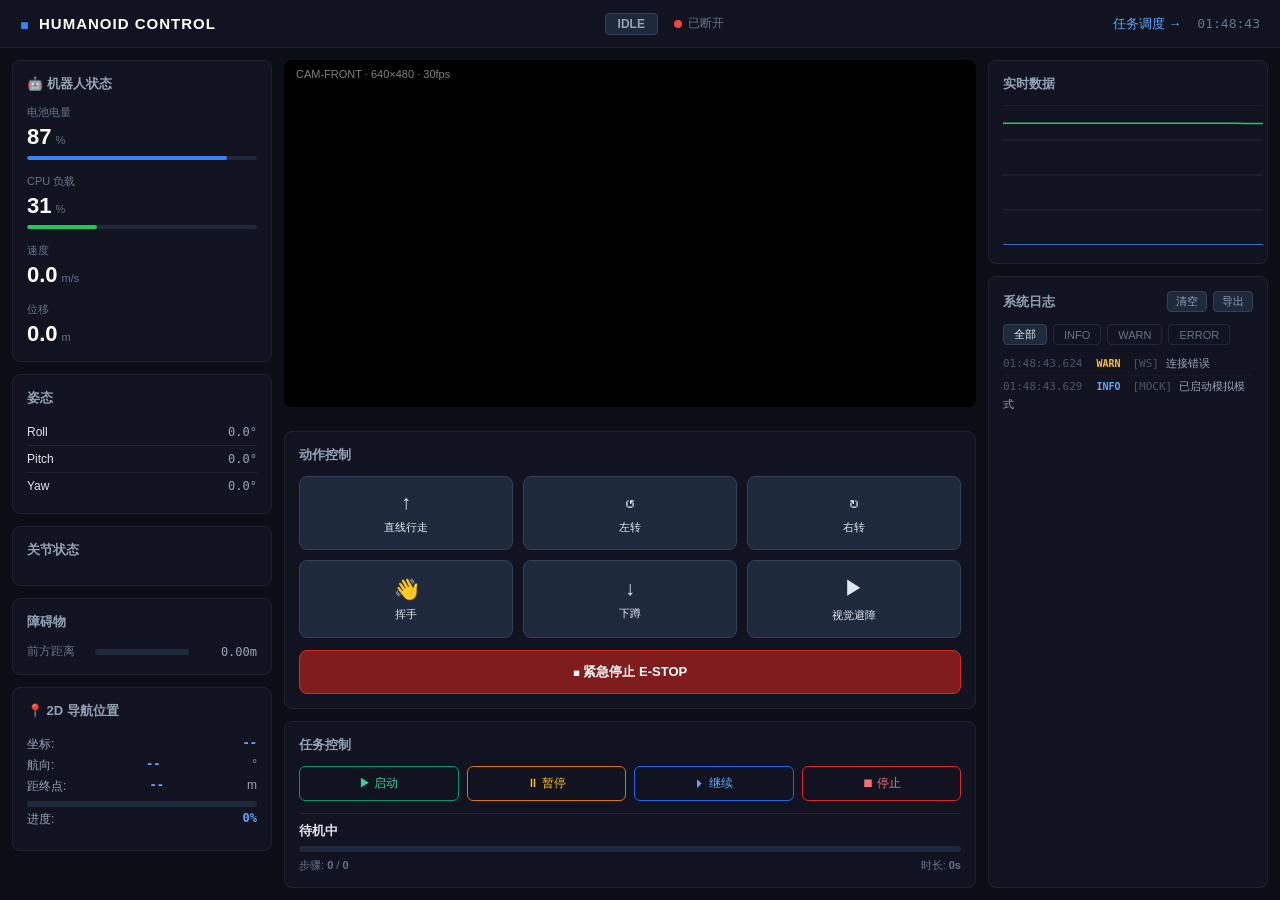
<file: frontend/control/index.html>
<!DOCTYPE html>
<html lang="zh-CN">
<head>
  <meta charset="UTF-8" />
  <meta name="viewport" content="width=device-width, initial-scale=1.0" />
  <title>Robot Control — 人形机器人控制面板</title>
  <link rel="stylesheet" href="style.css" />
</head>
<body>
  <div class="app">
    <!-- TOPBAR -->
    <header class="topbar">
      <div class="logo">
        <span class="logo-icon">◼</span>
        <span class="logo-text">HUMANOID CONTROL</span>
      </div>
      <div class="topbar-center">
        <span class="badge" id="mode-badge">IDLE</span>
        <span class="conn" id="conn-indicator">
          <span class="conn-dot" id="conn-dot"></span>
          <span id="conn-label">连接中...</span>
        </span>
      </div>
      <div class="topbar-right">
        <a href="/scheduler" class="nav-link">任务调度 →</a>
        <span class="time" id="clock">--:--:--</span>
      </div>
    </header>

    <div class="main">
      <!-- LEFT: Status Panel -->
      <aside class="sidebar left">
        <div class="panel">
          <div class="panel-title">🤖 机器人状态</div>

          <div class="metric">
            <div class="metric-label">电池电量</div>
            <div class="metric-row">
              <span class="metric-value" id="val-battery">87</span>
              <span class="metric-unit">%</span>
            </div>
            <div class="bar-track"><div class="bar-fill" id="bar-battery" style="width:87%"></div></div>
          </div>

          <div class="metric">
            <div class="metric-label">CPU 负载</div>
            <div class="metric-row">
              <span class="metric-value" id="val-cpu">42</span>
              <span class="metric-unit">%</span>
            </div>
            <div class="bar-track"><div class="bar-fill cpu" id="bar-cpu" style="width:42%"></div></div>
          </div>

          <div class="metric">
            <div class="metric-label">速度</div>
            <div class="metric-row">
              <span class="metric-value" id="val-speed">0.0</span>
              <span class="metric-unit">m/s</span>
            </div>
          </div>

          <div class="metric">
            <div class="metric-label">位移</div>
            <div class="metric-row">
              <span class="metric-value" id="val-dist">0.0</span>
              <span class="metric-unit">m</span>
            </div>
          </div>
        </div>

        <div class="panel">
          <div class="panel-title">姿态</div>
          <div class="ori-row"><span>Roll</span><span class="mono" id="val-roll">0.0°</span></div>
          <div class="ori-row"><span>Pitch</span><span class="mono" id="val-pitch">0.0°</span></div>
          <div class="ori-row"><span>Yaw</span><span class="mono" id="val-yaw">0.0°</span></div>
        </div>

        <div class="panel">
          <div class="panel-title">关节状态</div>
          <div id="joint-list">
            <div class="joint-row"><span>左膝关节</span><span class="tag ok">正常</span></div>
            <div class="joint-row"><span>右膝关节</span><span class="tag ok">正常</span></div>
            <div class="joint-row"><span>髋关节</span><span class="tag warn">微热</span></div>
            <div class="joint-row"><span>左肩关节</span><span class="tag ok">正常</span></div>
            <div class="joint-row"><span>右肩关节</span><span class="tag ok">正常</span></div>
            <div class="joint-row"><span>颈部</span><span class="tag ok">正常</span></div>
          </div>
        </div>

        <div class="panel">
          <div class="panel-title">障碍物</div>
          <div class="dist-bar">
            <span class="dist-label">前方距离</span>
            <div class="dist-track"><div class="dist-fill" id="dist-fill" style="width:100%"></div></div>
            <span class="dist-val" id="dist-val">安全</span>
          </div>
        </div>

        <div class="panel">
          <div class="panel-title">📍 2D 导航位置</div>
          <div class="nav-mini" id="nav-mini">
            <div class="nav-mini-row"><span>坐标:</span> <b id="ctrl-nav-xy">--</b></div>
            <div class="nav-mini-row"><span>航向:</span> <b id="ctrl-nav-yaw">--</b>°</div>
            <div class="nav-mini-row"><span>距终点:</span> <b id="ctrl-nav-dist">--</b>m</div>
            <div class="progress-track" style="margin-top:6px"><div class="progress-bar" id="ctrl-nav-bar" style="width:0%"></div></div>
            <div class="nav-mini-row" style="margin-top:4px"><span>进度:</span> <b id="ctrl-nav-pct">0%</b></div>
          </div>
        </div>
      </aside>

      <!-- CENTER: Video + Controls -->
      <section class="center">
        <div class="video-panel">
          <div class="video-overlay">
            <span id="cam-label">CAM-FRONT · 640×480 · 30fps</span>
            <span id="det-label"></span>
          </div>
          <canvas id="cam-canvas" width="640" height="360"></canvas>
          <img id="cam-real" style="display:none;width:100%;height:100%;object-fit:cover;border-radius:8px;" />
        </div>

        <div class="panel">
          <div class="panel-title">动作控制</div>
          <div class="action-grid">
            <button class="btn-action" data-action="walk" onclick="sendAction('walk')">
              <span class="act-icon">↑</span><span class="act-label">直线行走</span>
            </button>
            <button class="btn-action" data-action="turn_left" onclick="sendAction('turn_left')">
              <span class="act-icon">↺</span><span class="act-label">左转</span>
            </button>
            <button class="btn-action" data-action="turn_right" onclick="sendAction('turn_right')">
              <span class="act-icon">↻</span><span class="act-label">右转</span>
            </button>
            <button class="btn-action" data-action="wave" onclick="sendAction('wave')">
              <span class="act-icon">👋</span><span class="act-label">挥手</span>
            </button>
            <button class="btn-action" data-action="squat" onclick="sendAction('squat')">
              <span class="act-icon">↓</span><span class="act-label">下蹲</span>
            </button>
            <button class="btn-action" data-action="avoid" onclick="sendAction('avoid')">
              <span class="act-icon">▶</span><span class="act-label">视觉避障</span>
            </button>
          </div>
          <button class="btn-estop" onclick="emergencyStop()">◼ 紧急停止 E-STOP</button>
        </div>

        <div class="panel">
          <div class="panel-title">任务控制</div>
          <div class="task-row">
            <button class="btn-task start" onclick="taskControl('start')">▶ 启动</button>
            <button class="btn-task pause" onclick="taskControl('pause')">⏸ 暂停</button>
            <button class="btn-task resume" onclick="taskControl('resume')">⏵ 继续</button>
            <button class="btn-task stop" onclick="taskControl('stop')">⏹ 停止</button>
          </div>
          <div class="task-progress">
            <div class="task-name" id="task-name">待机中</div>
            <div class="progress-track"><div class="progress-bar" id="task-bar" style="width:0%"></div></div>
            <div class="task-meta">
              <span>步骤: <b id="action-count">0</b> / <b id="total-actions">0</b></span>
              <span>时长: <b id="task-duration">0s</b></span>
            </div>
          </div>
        </div>
      </section>

      <!-- RIGHT: Log + Chart -->
      <aside class="sidebar right">
        <div class="panel">
          <div class="panel-title">实时数据</div>
          <canvas id="chart" width="260" height="140"></canvas>
        </div>

        <div class="panel log-panel">
          <div class="panel-title">
            系统日志
            <span class="log-btns">
              <button onclick="clearLog()">清空</button>
              <button onclick="exportLog()">导出</button>
            </span>
          </div>
          <div class="log-filters">
            <button class="filter active" onclick="setFilter('ALL')">全部</button>
            <button class="filter" onclick="setFilter('INFO')">INFO</button>
            <button class="filter" onclick="setFilter('WARN')">WARN</button>
            <button class="filter" onclick="setFilter('ERROR')">ERROR</button>
          </div>
          <div class="log-area" id="log-area"></div>
        </div>
      </aside>
    </div>
  </div>

  <script src="app.js"></script>
</body>
</html>
</file>
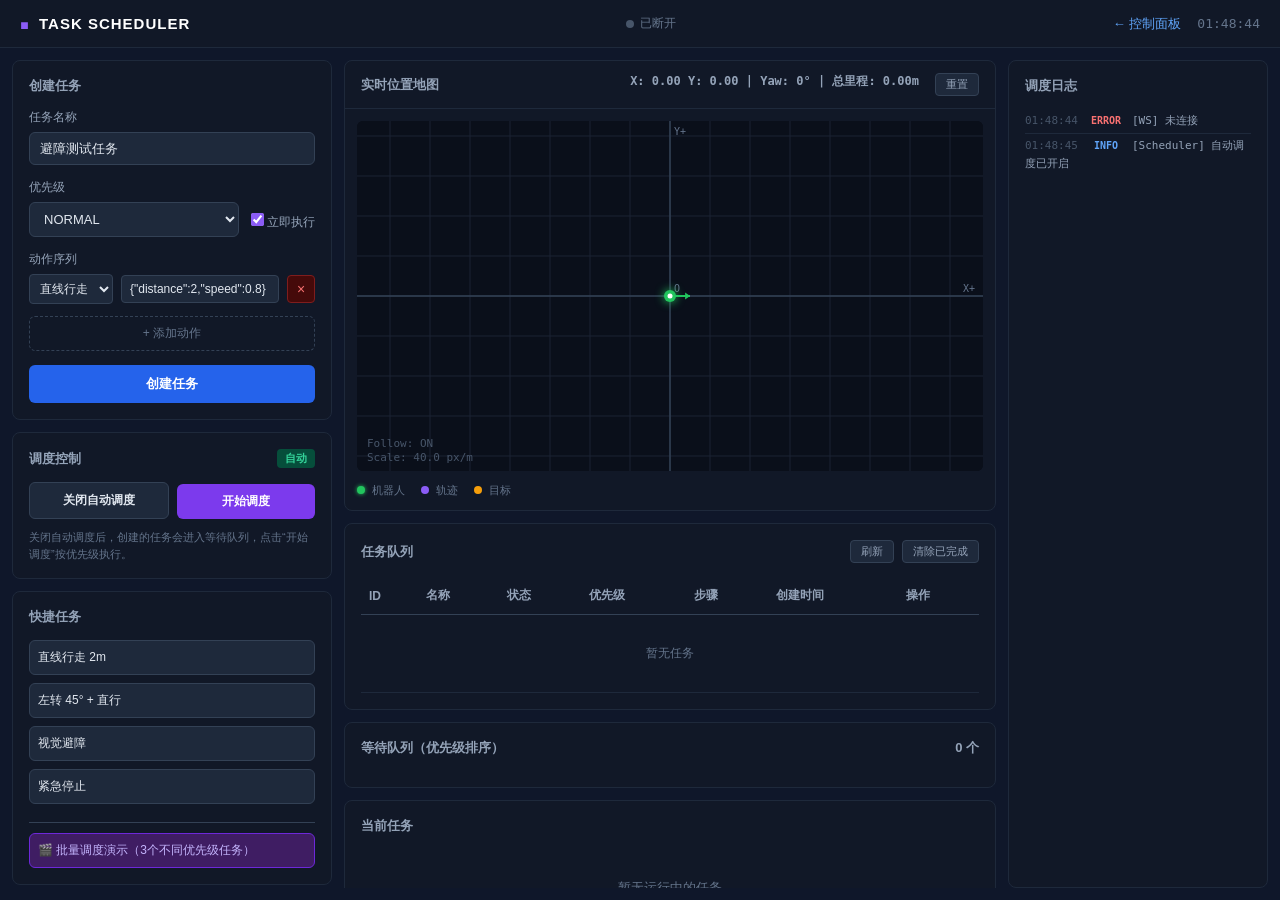
<file: frontend/scheduler/index.html>
<!DOCTYPE html>
<html lang="zh-CN">
<head>
  <meta charset="UTF-8" />
  <meta name="viewport" content="width=device-width, initial-scale=1.0" />
  <title>Task Scheduler — 任务调度系统</title>
  <link rel="stylesheet" href="style.css" />
</head>
<body>
  <div class="app">
    <header class="topbar">
      <div class="logo">
        <span class="logo-icon">◼</span>
        <span class="logo-text">TASK SCHEDULER</span>
      </div>
      <div class="topbar-center">
        <span class="conn" id="conn-indicator">
          <span class="conn-dot" id="conn-dot"></span>
          <span id="conn-label">连接中...</span>
        </span>
      </div>
      <div class="topbar-right">
        <a href="/control" class="nav-link">← 控制面板</a>
        <span class="time" id="clock">--:--:--</span>
      </div>
    </header>

    <div class="main">
      <!-- LEFT: Create Task -->
      <aside class="sidebar">
        <div class="panel">
          <div class="panel-title">创建任务</div>
          <div class="form-group">
            <label>任务名称</label>
            <input type="text" id="task-name-input" placeholder="例如：去客厅拿杯子" value="避障测试任务" />
          </div>
          <div class="form-row">
            <div class="form-group flex-1">
              <label>优先级</label>
              <select id="task-priority">
                <option value="NORMAL">NORMAL</option>
                <option value="HIGH">HIGH</option>
                <option value="LOW">LOW</option>
                <option value="EMERGENCY">EMERGENCY</option>
              </select>
            </div>
            <div class="form-group checkbox-group">
              <label class="checkbox-label" title="创建后立即执行；关闭则进入等待队列，由调度器择机执行">
                <input type="checkbox" id="auto-start-checkbox" checked />
                <span>立即执行</span>
              </label>
            </div>
          </div>
          <div class="form-group">
            <label>动作序列</label>
            <div id="action-list">
              <div class="action-item">
                <select class="act-type">
                  <option value="walk_straight">直线行走</option>
                  <option value="turn_in_place">原地掉头</option>
                  <option value="turn_walk">转弯行走</option>
                  <option value="walk_backward">后退</option>
                  <option value="sidestep">侧移</option>
                  <option value="stop">停止</option>
                  <option value="avoid_obstacle">视觉避障</option>
                </select>
                <input type="text" class="act-params" placeholder='{"distance":2,"speed":0.8}' value='{"distance":2,"speed":0.8}' />
                <button class="btn-remove" onclick="this.parentElement.remove()">×</button>
              </div>
            </div>
            <button class="btn-add" onclick="addActionRow()">+ 添加动作</button>
          </div>
          <button class="btn-primary" onclick="createTask()">创建任务</button>
        </div>

        <div class="panel">
          <div class="panel-title">
            调度控制
            <span class="panel-actions">
              <span id="auto-schedule-status" class="status-badge auto-on">自动</span>
            </span>
          </div>
          <div class="form-row schedule-controls">
            <button class="btn-secondary" onclick="toggleAutoSchedule()" id="btn-auto-schedule">关闭自动调度</button>
            <button class="btn-accent" onclick="startScheduling()">开始调度</button>
          </div>
          <p class="hint-text">关闭自动调度后，创建的任务会进入等待队列，点击“开始调度”按优先级执行。</p>
        </div>

        <div class="panel">
          <div class="panel-title">快捷任务</div>
          <button class="btn-quick" onclick="quickTask('直线行走2m', [{type:'walk_straight',params:{distance:2,speed:0.8}}])">直线行走 2m</button>
          <button class="btn-quick" onclick="quickTask('左转+直行', [{type:'turn_in_place',params:{angle:45,direction:'left',speed:0.3}},{type:'walk_straight',params:{distance:1,speed:0.8}}])">左转 45° + 直行</button>
          <button class="btn-quick" onclick="quickTask('避障绕行', [{type:'avoid_obstacle',params:{}}])">视觉避障</button>
          <button class="btn-quick" onclick="quickTask('紧急停止', [{type:'stop',params:{emergency:true}}])">紧急停止</button>
          <hr class="quick-divider" />
          <button class="btn-quick demo" onclick="batchDemoTasks()">🎬 批量调度演示（3个不同优先级任务）</button>
        </div>
      </aside>

      <!-- CENTER: Map + Task List -->
      <section class="center">
        <!-- 实时地图 -->
        <div class="panel map-panel">
          <div class="panel-title">
            实时位置地图
            <span class="panel-actions">
              <span id="coord-display">X: 0.00 Y: 0.00 | Yaw: 0° | 总里程: 0.00m</span>
              <button onclick="resetMap()">重置</button>
            </span>
          </div>
          <div class="map-wrap">
            <canvas id="map-canvas" width="600" height="350"></canvas>
            <div class="map-legend">
              <span><span class="legend-dot robot"></span> 机器人</span>
              <span><span class="legend-dot trajectory"></span> 轨迹</span>
              <span><span class="legend-dot target"></span> 目标</span>
            </div>
          </div>
        </div>

        <div class="panel">
          <div class="panel-title">
            任务队列
            <span class="panel-actions">
              <button onclick="refreshTasks()">刷新</button>
              <button onclick="clearCompleted()">清除已完成</button>
            </span>
          </div>
          <div class="table-wrap">
            <table class="task-table">
              <thead>
                <tr>
                  <th>ID</th>
                  <th>名称</th>
                  <th>状态</th>
                  <th>优先级</th>
                  <th>步骤</th>
                  <th>创建时间</th>
                  <th>操作</th>
                </tr>
              </thead>
              <tbody id="task-tbody">
                <tr class="empty"><td colspan="7">暂无任务</td></tr>
              </tbody>
            </table>
          </div>
        </div>

        <div class="panel">
          <div class="panel-title">
            等待队列（优先级排序）
            <span class="panel-actions" id="queue-count">0 个</span>
          </div>
          <div id="queue-list" class="current-task-steps"></div>
        </div>

        <div class="panel">
          <div class="panel-title">当前任务</div>
          <div id="current-task-info">
            <div class="empty-state">暂无运行中的任务</div>
          </div>
        </div>
      </section>

      <!-- RIGHT: Log -->
      <aside class="sidebar right">
        <div class="panel log-panel">
          <div class="panel-title">调度日志</div>
          <div class="log-area" id="log-area"></div>
        </div>
      </aside>
    </div>
  </div>

  <script src="app.js"></script>
</body>
</html>
</file>
<file: frontend/control/style.css>
/* ===== RESET & BASE ===== */
* { margin:0; padding:0; box-sizing:border-box; }
html, body { height:100%; font-family: 'Segoe UI', 'PingFang SC', 'Microsoft YaHei', sans-serif; background:#0b0e14; color:#e0e4ec; overflow:hidden; }

.app { display:flex; flex-direction:column; height:100vh; }

/* ===== TOPBAR ===== */
.topbar { display:flex; align-items:center; justify-content:space-between; padding:0 20px; height:48px; background:#111420; border-bottom:1px solid #1e2330; flex-shrink:0; }
.logo { display:flex; align-items:center; gap:10px; }
.logo-icon { color:#3b82f6; font-size:18px; }
.logo-text { font-size:15px; font-weight:600; letter-spacing:1px; color:#fff; }
.topbar-center { display:flex; align-items:center; gap:16px; }
.topbar-right { display:flex; align-items:center; gap:16px; }
.nav-link { color:#60a5fa; text-decoration:none; font-size:13px; }
.nav-link:hover { text-decoration:underline; }
.badge { padding:3px 12px; border-radius:4px; font-size:12px; font-weight:600; background:#1e293b; color:#94a3b8; border:1px solid #334155; }
.badge.moving { background:#064e3b; color:#34d399; border-color:#059669; }
.badge.avoiding { background:#7f1d1d; color:#f87171; border-color:#dc2626; }
.badge.error { background:#450a0a; color:#fca5a5; border-color:#ef4444; }
.conn { display:flex; align-items:center; gap:6px; font-size:12px; color:#64748b; }
.conn-dot { width:8px; height:8px; border-radius:50%; background:#475569; }
.conn-dot.online { background:#22c55e; box-shadow:0 0 6px #22c55e; }
.conn-dot.connecting { background:#f59e0b; animation:blink 1s infinite; }
.conn-dot.offline { background:#ef4444; }
@keyframes blink { 0%,100%{opacity:1} 50%{opacity:.3} }
.time { font-size:13px; font-family:monospace; color:#64748b; }

/* ===== MAIN LAYOUT ===== */
.main { display:flex; flex:1; overflow:hidden; padding:12px; gap:12px; min-height:0; }

.sidebar { display:flex; flex-direction:column; gap:12px; width:260px; flex-shrink:0; overflow-y:auto; min-height:0; }
.sidebar.center { flex:1; width:auto; }
.sidebar.right { width:280px; }

.center {
  display: flex;
  flex-direction: column;
  gap: 12px;
  flex: 1;
  min-height: 0;
  overflow-y: auto;
}

/* ===== PANEL ===== */
.panel { background:#111420; border:1px solid #1e2330; border-radius:8px; padding:14px; }
.panel-title { font-size:13px; font-weight:600; color:#94a3b8; margin-bottom:12px; display:flex; justify-content:space-between; align-items:center; }

/* ===== METRICS ===== */
.metric { margin-bottom:14px; }
.metric:last-child { margin-bottom:0; }
.metric-label { font-size:11px; color:#64748b; margin-bottom:4px; }
.metric-row { display:flex; align-items:baseline; gap:4px; }
.metric-value { font-size:22px; font-weight:700; color:#fff; }
.metric-unit { font-size:11px; color:#64748b; }
.bar-track { height:4px; background:#1e293b; border-radius:2px; margin-top:6px; overflow:hidden; }
.bar-fill { height:100%; background:#3b82f6; border-radius:2px; transition:width .3s; }
.bar-fill.cpu { background:#22c55e; }
.bar-fill.low { background:#ef4444; }
.bar-fill.warn { background:#f59e0b; }

/* ===== ORIENTATION / JOINTS ===== */
.ori-row, .joint-row { display:flex; justify-content:space-between; align-items:center; padding:6px 0; border-bottom:1px solid #1e2330; font-size:12px; }
.ori-row:last-child, .joint-row:last-child { border-bottom:none; }
.mono { font-family:monospace; color:#94a3b8; }
.tag { padding:1px 8px; border-radius:3px; font-size:11px; font-weight:600; }
.tag.ok { background:#064e3b; color:#34d399; }
.tag.warn { background:#78350f; color:#fbbf24; }
.tag.err { background:#450a0a; color:#f87171; }

/* ===== DISTANCE ===== */
.dist-bar { display:flex; align-items:center; gap:8px; font-size:12px; }
.dist-label { color:#64748b; width:60px; flex-shrink:0; }
.dist-track { flex:1; height:6px; background:#1e293b; border-radius:3px; overflow:hidden; }
.dist-fill { height:100%; background:#22c55e; border-radius:3px; transition:width .3s, background .3s; }
.dist-val { width:60px; text-align:right; color:#94a3b8; font-family:monospace; }

/* ===== VIDEO ===== */
.video-panel { position:relative; background:#000; border-radius:8px; overflow:hidden; aspect-ratio:16/9; margin-bottom:12px; }
.video-overlay { position:absolute; top:0; left:0; right:0; z-index:2; display:flex; justify-content:space-between; padding:8px 12px; font-size:11px; color:rgba(255,255,255,.5); pointer-events:none; }
#cam-canvas, #cam-real { width:100%; height:100%; display:block; }

/* ===== ACTION GRID ===== */
.action-grid { display:grid; grid-template-columns:repeat(3, 1fr); gap:10px; margin-bottom:12px; }
.btn-action { display:flex; flex-direction:column; align-items:center; justify-content:center; gap:6px; padding:14px 8px; background:#1e293b; border:1px solid #334155; border-radius:8px; color:#e2e8f0; cursor:pointer; transition:all .15s; font-size:12px; }
.btn-action:hover { background:#334155; border-color:#475569; }
.btn-action:active { transform:scale(.97); }
.btn-action.active { background:#1e40af; border-color:#3b82f6; }
.act-icon { font-size:20px; }
.act-label { font-size:11px; }

.btn-estop { width:100%; padding:12px; background:#7f1d1d; border:1px solid #dc2626; border-radius:8px; color:#fff; font-size:13px; font-weight:600; cursor:pointer; transition:all .15s; }
.btn-estop:hover { background:#991b1b; }
.btn-estop:active { transform:scale(.98); }

/* ===== TASK ROW ===== */
.task-row { display:flex; gap:8px; margin-bottom:12px; }
.btn-task { flex:1; padding:8px 4px; border-radius:6px; border:1px solid; font-size:12px; cursor:pointer; background:transparent; transition:all .15s; }
.btn-task.start { border-color:#059669; color:#34d399; }
.btn-task.start:hover { background:#064e3b; }
.btn-task.pause { border-color:#d97706; color:#fbbf24; }
.btn-task.pause:hover { background:#78350f; }
.btn-task.resume { border-color:#2563eb; color:#60a5fa; }
.btn-task.resume:hover { background:#1e40af; }
.btn-task.stop { border-color:#dc2626; color:#f87171; }
.btn-task.stop:hover { background:#450a0a; }

.task-progress { padding-top:8px; border-top:1px solid #1e2330; }
.task-name { font-size:13px; font-weight:600; margin-bottom:6px; }
.progress-track { height:6px; background:#1e293b; border-radius:3px; overflow:hidden; }
.progress-bar { height:100%; background:#3b82f6; border-radius:3px; transition:width .3s; }
.task-meta { display:flex; justify-content:space-between; margin-top:6px; font-size:11px; color:#64748b; }

/* ===== LOG ===== */
.log-panel { flex:1; display:flex; flex-direction:column; min-height:0; }
.log-btns { display:flex; gap:6px; }
.log-btns button { padding:2px 8px; font-size:11px; border:1px solid #334155; background:#1e293b; color:#94a3b8; border-radius:4px; cursor:pointer; }
.log-btns button:hover { background:#334155; }
.log-filters { display:flex; gap:6px; margin-bottom:8px; }
.filter { padding:2px 10px; font-size:11px; border:1px solid #1e293b; background:transparent; color:#64748b; border-radius:4px; cursor:pointer; }
.filter.active { background:#1e293b; color:#e2e8f0; border-color:#334155; }
.log-area { flex:1; overflow-y:auto; font-size:11px; line-height:1.6; font-family:monospace; color:#94a3b8; min-height:0; }
.log-line { padding:2px 0; border-bottom:1px solid #151a25; }
.log-line:last-child { border-bottom:none; }
.log-time { color:#475569; margin-right:8px; }
.log-level { display:inline-block; width:36px; text-align:center; font-weight:600; border-radius:2px; font-size:10px; padding:1px 0; margin-right:6px; }
.log-INFO .log-level { color:#60a5fa; }
.log-WARN .log-level { color:#fbbf24; }
.log-ERROR .log-level { color:#f87171; }
.log-DEBUG .log-level { color:#a78bfa; }
.log-source { color:#475569; }

/* ===== 2D 导航面板 ===== */
.nav-mini { padding:4px 0; }
.nav-mini-row { font-size:12px; color:#94a3b8; margin-bottom:4px; display:flex; justify-content:space-between; }
.nav-mini-row b { color:#60a5fa; font-family:monospace; }

/* ===== SCROLLBAR ===== */
::-webkit-scrollbar { width:6px; }
::-webkit-scrollbar-track { background:transparent; }
::-webkit-scrollbar-thumb { background:#334155; border-radius:3px; }
::-webkit-scrollbar-thumb:hover { background:#475569; }

/* ===== RESPONSIVE ===== */
@media (max-width: 1200px) {
  .sidebar { width:220px; }
  .sidebar.right { width:240px; }
}

@media (max-height: 880px) {
  .video-panel {
    aspect-ratio: 16 / 7.8;
  }
}
</file>
<file: frontend/scheduler/style.css>
/* ===== BASE ===== */
* { margin:0; padding:0; box-sizing:border-box; }
html, body { height:100%; font-family: 'Segoe UI', 'PingFang SC', 'Microsoft YaHei', sans-serif; background:#0f172a; color:#e2e8f0; }
.app { display:flex; flex-direction:column; height:100vh; }

/* ===== TOPBAR ===== */
.topbar { display:flex; align-items:center; justify-content:space-between; padding:0 20px; height:48px; background:#111827; border-bottom:1px solid #1e293b; flex-shrink:0; }
.logo { display:flex; align-items:center; gap:10px; }
.logo-icon { color:#8b5cf6; font-size:18px; }
.logo-text { font-size:15px; font-weight:600; letter-spacing:1px; color:#fff; }
.topbar-center { display:flex; align-items:center; gap:16px; }
.conn { display:flex; align-items:center; gap:6px; font-size:12px; color:#64748b; }
.conn-dot { width:8px; height:8px; border-radius:50%; background:#475569; }
.conn-dot.online { background:#22c55e; box-shadow:0 0 6px #22c55e; }
.conn-dot.connecting { background:#f59e0b; animation:blink 1s infinite; }
@keyframes blink { 0%,100%{opacity:1} 50%{opacity:.3} }
.topbar-right { display:flex; align-items:center; gap:16px; }
.nav-link { color:#60a5fa; text-decoration:none; font-size:13px; }
.nav-link:hover { text-decoration:underline; }
.time { font-size:13px; font-family:monospace; color:#64748b; }

/* ===== MAIN ===== */
.main { display:flex; flex:1; overflow:hidden; padding:12px; gap:12px; }
.sidebar { display:flex; flex-direction:column; gap:12px; width:320px; flex-shrink:0; overflow-y:auto; }
.sidebar.right { width:260px; }
.center { flex:1; display:flex; flex-direction:column; gap:12px; overflow-y:auto; }

/* ===== PANEL ===== */
.panel { background:#111827; border:1px solid #1e293b; border-radius:8px; padding:16px; }
.panel-title { font-size:13px; font-weight:600; color:#94a3b8; margin-bottom:14px; display:flex; justify-content:space-between; align-items:center; }
.panel-actions { display:flex; gap:8px; }
.panel-actions button { padding:3px 10px; font-size:11px; border:1px solid #334155; background:#1e293b; color:#94a3b8; border-radius:4px; cursor:pointer; }
.panel-actions button:hover { background:#334155; }

/* ===== FORM ===== */
.form-group { margin-bottom:14px; }
.form-group label { display:block; font-size:12px; color:#94a3b8; margin-bottom:6px; }
.form-group input, .form-group select { width:100%; padding:8px 10px; background:#1e293b; border:1px solid #334155; border-radius:6px; color:#e2e8f0; font-size:13px; }
.form-group input:focus, .form-group select:focus { outline:none; border-color:#60a5fa; }

.form-row { display:flex; gap:12px; align-items:flex-end; }
.form-row .flex-1 { flex:1; }
.checkbox-group { display:flex; align-items:flex-end; margin-bottom:14px; }
.checkbox-label { display:flex; align-items:center; gap:6px; cursor:pointer; user-select:none; color:#e2e8f0; font-size:12px; }
.checkbox-label input { width:auto; accent-color:#8b5cf6; }

.action-item { display:flex; gap:8px; margin-bottom:8px; align-items:center; }
.action-item select { flex:1; padding:6px; background:#1e293b; border:1px solid #334155; border-radius:4px; color:#e2e8f0; font-size:12px; }
.action-item input { flex:2; padding:6px 8px; background:#1e293b; border:1px solid #334155; border-radius:4px; color:#e2e8f0; font-size:12px; }
.btn-remove { width:28px; height:28px; border-radius:4px; border:1px solid #7f1d1d; background:#450a0a; color:#f87171; cursor:pointer; font-size:14px; display:flex; align-items:center; justify-content:center; }
.btn-remove:hover { background:#7f1d1d; }
.btn-add { width:100%; padding:8px; border:1px dashed #334155; background:transparent; color:#64748b; border-radius:6px; cursor:pointer; font-size:12px; margin-top:4px; }
.btn-add:hover { border-color:#60a5fa; color:#60a5fa; }

.btn-primary { width:100%; padding:10px; background:#2563eb; border:none; border-radius:6px; color:#fff; font-size:13px; font-weight:600; cursor:pointer; }
.btn-primary:hover { background:#3b82f6; }
.btn-secondary { flex:1; padding:9px; background:#1e293b; border:1px solid #334155; border-radius:6px; color:#e2e8f0; font-size:12px; font-weight:600; cursor:pointer; }
.btn-secondary:hover { background:#334155; }
.btn-accent { flex:1; padding:9px; background:#7c3aed; border:none; border-radius:6px; color:#fff; font-size:12px; font-weight:600; cursor:pointer; }
.btn-accent:hover { background:#8b5cf6; }
.btn-accent:disabled { background:#475569; cursor:not-allowed; }
.schedule-controls { gap:8px; margin-bottom:10px; }
.hint-text { font-size:11px; color:#64748b; line-height:1.5; }
.status-badge { display:inline-block; padding:2px 8px; border-radius:4px; font-size:11px; font-weight:600; }
.status-badge.auto-on { background:#064e3b; color:#34d399; }
.status-badge.auto-off { background:#1e293b; color:#94a3b8; }

.btn-quick { width:100%; padding:8px; margin-bottom:8px; background:#1e293b; border:1px solid #334155; border-radius:6px; color:#e2e8f0; cursor:pointer; font-size:12px; text-align:left; }
.btn-quick:hover { background:#334155; }
.btn-quick:last-child { margin-bottom:0; }
.btn-quick.demo { background:#3f1d63; border-color:#6d28d9; color:#c4b5fd; }
.btn-quick.demo:hover { background:#5b21b6; }
.quick-divider { border:none; border-top:1px solid #334155; margin:10px 0; }

/* ===== TABLE ===== */
.table-wrap { overflow-x:auto; }
.task-table { width:100%; border-collapse:collapse; font-size:12px; }
.task-table th { text-align:left; padding:10px 8px; border-bottom:1px solid #334155; color:#94a3b8; font-weight:600; white-space:nowrap; }
.task-table td { padding:10px 8px; border-bottom:1px solid #1e293b; color:#e2e8f0; vertical-align:middle; }
.task-table tr:hover td { background:#1e293b; }
.task-table tr.empty td { text-align:center; color:#64748b; padding:30px; }

.status { display:inline-block; padding:2px 10px; border-radius:4px; font-size:11px; font-weight:600; }
.status.pending { background:#1e293b; color:#94a3b8; }
.status.running { background:#064e3b; color:#34d399; }
.status.paused { background:#78350f; color:#fbbf24; }
.status.completed { background:#1e293b; color:#22c55e; }
.status.failed { background:#450a0a; color:#f87171; }
.status.cancelled { background:#1e293b; color:#64748b; }

.priority { font-size:11px; font-weight:600; }
.priority.EMERGENCY { color:#ef4444; }
.priority.HIGH { color:#f59e0b; }
.priority.NORMAL { color:#60a5fa; }
.priority.LOW { color:#94a3b8; }

.ops { display:flex; gap:6px; }
.ops button { padding:3px 10px; font-size:11px; border:1px solid; border-radius:4px; cursor:pointer; background:transparent; }
.ops .btn-start { border-color:#059669; color:#34d399; }
.ops .btn-start:hover { background:#064e3b; }
.ops .btn-stop { border-color:#dc2626; color:#f87171; }
.ops .btn-stop:hover { background:#450a0a; }
.ops .btn-pause { border-color:#d97706; color:#fbbf24; }
.ops .btn-pause:hover { background:#78350f; }
.ops .btn-resume { border-color:#2563eb; color:#60a5fa; }
.ops .btn-resume:hover { background:#1e40af; }

/* ===== CURRENT TASK ===== */
.empty-state { text-align:center; padding:30px; color:#64748b; font-size:13px; }

/* ===== QUEUE ===== */
.queue-empty { text-align:center; padding:20px; color:#64748b; font-size:12px; }
.queue-item { display:flex; align-items:center; gap:10px; padding:8px 10px; background:#1e293b; border-radius:6px; margin-bottom:6px; font-size:12px; }
.queue-item:last-child { margin-bottom:0; }
.queue-rank { width:22px; height:22px; border-radius:50%; background:#334155; color:#94a3b8; display:flex; align-items:center; justify-content:center; font-size:10px; flex-shrink:0; font-weight:600; }
.queue-rank.top { background:#7c3aed; color:#fff; }
.queue-info { flex:1; }
.queue-name { font-weight:500; color:#e2e8f0; margin-bottom:2px; }
.queue-meta { font-size:11px; color:#64748b; }
.queue-priority { font-size:11px; font-weight:600; }
.queue-priority.EMERGENCY { color:#ef4444; }
.queue-priority.HIGH { color:#f59e0b; }
.queue-priority.NORMAL { color:#60a5fa; }
.queue-priority.LOW { color:#94a3b8; }
.current-task { padding:12px; background:#1e293b; border-radius:6px; }
.current-task-name { font-size:14px; font-weight:600; margin-bottom:8px; }
.current-task-meta { display:flex; gap:16px; font-size:12px; color:#94a3b8; margin-bottom:10px; }
.progress-track { height:6px; background:#0f172a; border-radius:3px; overflow:hidden; }
.progress-bar { height:100%; background:#8b5cf6; border-radius:3px; transition:width .3s; }
.current-task-steps { margin-top:10px; }
.step-item { display:flex; align-items:center; gap:8px; padding:6px 0; font-size:12px; border-bottom:1px solid #334155; }
.step-item:last-child { border-bottom:none; }
.step-num { width:20px; height:20px; border-radius:50%; background:#334155; color:#94a3b8; display:flex; align-items:center; justify-content:center; font-size:10px; flex-shrink:0; }
.step-item.done .step-num { background:#059669; color:#fff; }
.step-item.active .step-num { background:#8b5cf6; color:#fff; }
.step-item.failed .step-num { background:#dc2626; color:#fff; }
.step-name { flex:1; }
.step-status { font-size:11px; color:#64748b; }

/* ===== LOG ===== */
.log-panel { flex:1; display:flex; flex-direction:column; min-height:0; }
.log-area { flex:1; overflow-y:auto; font-size:11px; line-height:1.6; font-family:monospace; color:#94a3b8; min-height:0; }
.log-line { padding:3px 0; border-bottom:1px solid #1e293b; }
.log-line:last-child { border-bottom:none; }
.log-time { color:#475569; margin-right:8px; }
.log-level { display:inline-block; width:40px; text-align:center; font-weight:600; border-radius:2px; font-size:10px; padding:1px 0; margin-right:6px; }
.log-INFO .log-level { color:#60a5fa; }
.log-WARN .log-level { color:#fbbf24; }
.log-ERROR .log-level { color:#f87171; }
.log-DEBUG .log-level { color:#a78bfa; }

/* ===== MAP ===== */
.map-panel { padding: 0; }
.map-panel .panel-title { padding: 12px 16px; margin-bottom: 0; border-bottom: 1px solid #1e293b; }
#coord-display { font-family: monospace; font-size: 12px; color: #94a3b8; margin-right: 8px; }
.map-wrap { position: relative; padding: 12px; }
#map-canvas { width: 100%; height: 350px; background: #0a0f1a; border-radius: 6px; cursor: crosshair; }
.map-legend { display: flex; gap: 16px; margin-top: 8px; font-size: 11px; color: #64748b; }
.legend-dot { display: inline-block; width: 8px; height: 8px; border-radius: 50%; margin-right: 4px; }
.legend-dot.robot { background: #22c55e; box-shadow: 0 0 4px #22c55e; }
.legend-dot.trajectory { background: #8b5cf6; }
.legend-dot.target { background: #f59e0b; }
::-webkit-scrollbar { width:6px; }
::-webkit-scrollbar-track { background:transparent; }
::-webkit-scrollbar-thumb { background:#334155; border-radius:3px; }
::-webkit-scrollbar-thumb:hover { background:#475569; }
</file>
